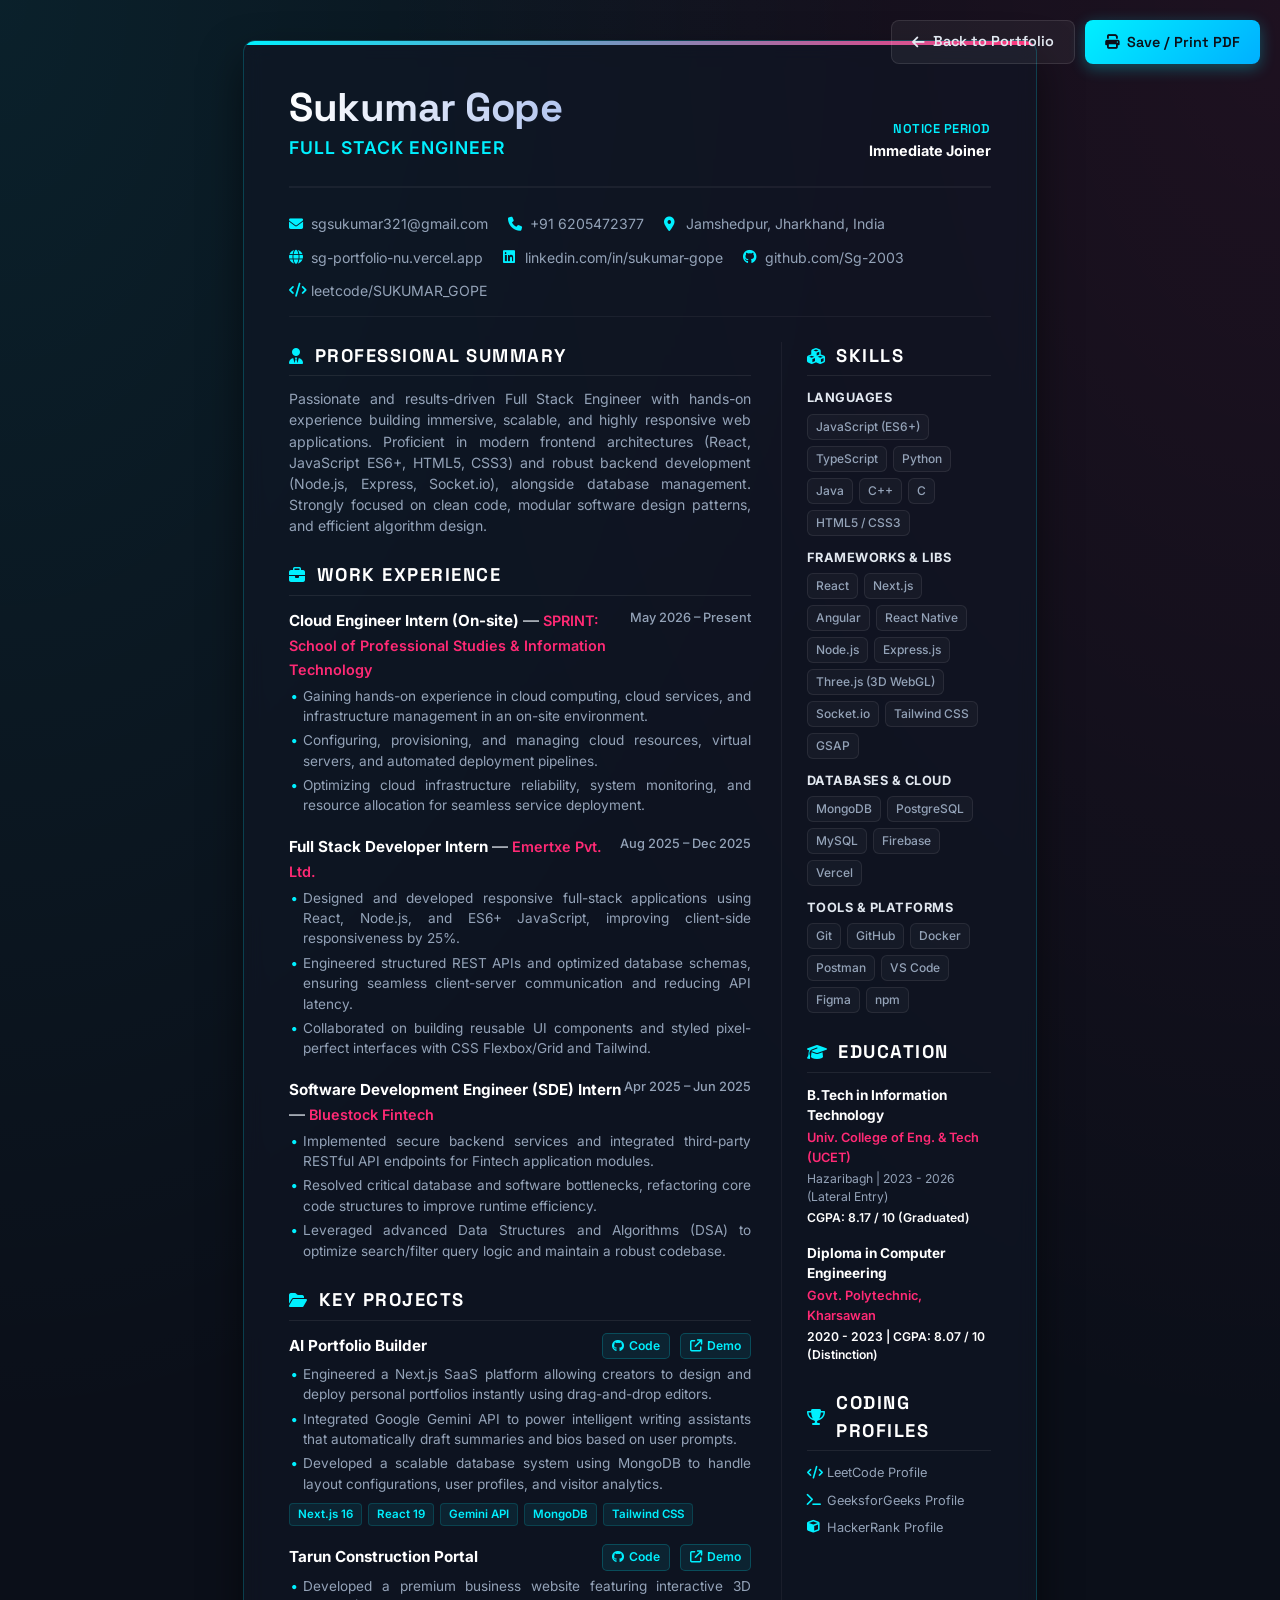
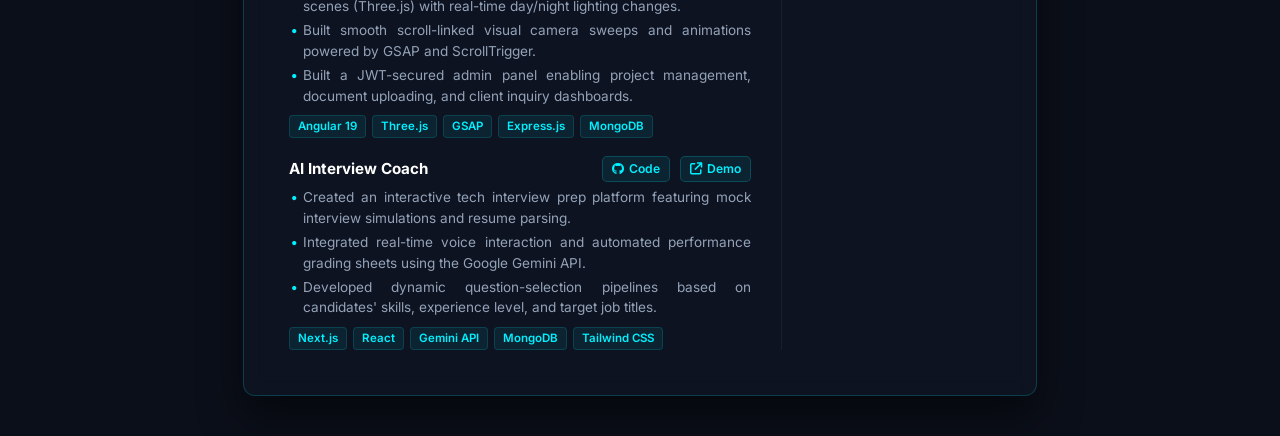
<file: resume.html>
<!DOCTYPE html>
<html lang="en">
<head>
    <meta charset="UTF-8">
    <meta name="viewport" content="width=device-width, initial-scale=1.0">
    <title>Sukumar Gope - Full Stack Engineer Resume</title>
    <meta name="description" content="Resume of Sukumar Gope - B.Tech IT & Full Stack Engineer. Optimized for print and ATS.">
    <!-- Favicon -->
    <link rel="icon" type="image/svg+xml" href="./img/favicon.svg">
    <!-- Fonts -->
    <link rel="preconnect" href="https://fonts.googleapis.com">
    <link rel="preconnect" href="https://fonts.gstatic.com" crossorigin>
    <link href="https://fonts.googleapis.com/css2?family=Inter:wght@300;400;500;600;700;800&family=Space+Grotesk:wght@400;500;600;700&display=swap" rel="stylesheet">
    <!-- Icons -->
    <link rel="stylesheet" href="https://cdnjs.cloudflare.com/ajax/libs/font-awesome/6.5.1/css/all.min.css">
    
    <style>
        :root {
            --bg-color: #0b0f19;
            --panel-bg: rgba(16, 22, 37, 0.6);
            --border-color: rgba(0, 240, 255, 0.2);
            --text-color: #e2e8f0;
            --text-muted: #94a3b8;
            --accent-cyan: #00f0ff;
            --accent-magenta: #ff2a75;
            --font-main: 'Inter', sans-serif;
            --font-heading: 'Space Grotesk', sans-serif;
        }

        /* Base Screen Styles */
        * {
            box-sizing: border-box;
            margin: 0;
            padding: 0;
        }
        
        body {
            font-family: var(--font-main);
            background-color: var(--bg-color);
            color: var(--text-color);
            line-height: 1.5;
            padding: 40px 20px;
            display: flex;
            justify-content: center;
            align-items: center;
            min-height: 100vh;
            background-image: 
                radial-gradient(at 0% 0%, rgba(0, 240, 255, 0.08) 0px, transparent 50%),
                radial-gradient(at 100% 0%, rgba(255, 42, 117, 0.08) 0px, transparent 50%);
        }

        .resume-container {
            width: 210mm;
            min-height: 297mm;
            background: var(--panel-bg);
            border: 1px solid var(--border-color);
            border-radius: 12px;
            padding: 45px;
            box-shadow: 0 20px 40px rgba(0, 0, 0, 0.5), inset 0 1px 0 rgba(255, 255, 255, 0.05);
            backdrop-filter: blur(10px);
            position: relative;
            overflow: hidden;
        }

        .resume-container::before {
            content: '';
            position: absolute;
            top: 0;
            left: 0;
            width: 100%;
            height: 4px;
            background: linear-gradient(90deg, var(--accent-cyan), var(--accent-magenta));
        }

        /* Action Buttons */
        .actions-panel {
            position: fixed;
            top: 20px;
            right: 20px;
            display: flex;
            gap: 10px;
            z-index: 100;
        }

        .btn {
            font-family: var(--font-heading);
            font-weight: 600;
            text-decoration: none;
            padding: 10px 20px;
            border-radius: 8px;
            font-size: 0.9rem;
            cursor: pointer;
            display: inline-flex;
            align-items: center;
            gap: 8px;
            transition: all 0.3s ease;
            border: none;
        }

        .btn-primary {
            background: linear-gradient(135deg, var(--accent-cyan), #00b0ff);
            color: #0b0f19;
            box-shadow: 0 4px 15px rgba(0, 240, 255, 0.3);
        }

        .btn-primary:hover {
            transform: translateY(-2px);
            box-shadow: 0 6px 20px rgba(0, 240, 255, 0.5);
        }

        .btn-secondary {
            background: rgba(255, 255, 255, 0.05);
            color: var(--text-color);
            border: 1px solid rgba(255, 255, 255, 0.1);
        }

        .btn-secondary:hover {
            background: rgba(255, 255, 255, 0.1);
            transform: translateY(-2px);
        }

        /* Layout Grid */
        .header {
            border-bottom: 2px solid rgba(255, 255, 255, 0.05);
            padding-bottom: 25px;
            margin-bottom: 25px;
            display: flex;
            justify-content: space-between;
            align-items: flex-end;
        }

        .header-left h1 {
            font-family: var(--font-heading);
            font-size: 2.5rem;
            font-weight: 700;
            letter-spacing: -0.5px;
            line-height: 1.1;
            margin-bottom: 5px;
            background: linear-gradient(90deg, #fff, #b4c6ef);
            -webkit-background-clip: text;
            -webkit-text-fill-color: transparent;
        }

        .header-left .title {
            font-size: 1.1rem;
            font-weight: 600;
            color: var(--accent-cyan);
            letter-spacing: 1px;
            text-transform: uppercase;
        }

        .header-right {
            text-align: right;
            font-size: 0.85rem;
            color: var(--text-muted);
        }

        .notice-title {
            font-weight: 600;
            color: var(--accent-cyan);
            font-family: var(--font-heading);
            text-transform: uppercase;
            font-size: 0.8rem;
            letter-spacing: 0.5px;
            margin-bottom: 2px;
        }

        .notice-value {
            font-size: 0.9rem;
            font-weight: 700;
            color: #ffffff;
        }

        .contact-grid {
            display: flex;
            flex-wrap: wrap;
            gap: 12px 20px;
            margin-bottom: 25px;
            font-size: 0.88rem;
            color: var(--text-muted);
            border-bottom: 1px solid rgba(255, 255, 255, 0.05);
            padding-bottom: 15px;
        }

        .contact-item {
            display: flex;
            align-items: center;
            gap: 8px;
        }

        .contact-item a {
            color: var(--text-muted);
            text-decoration: none;
            transition: color 0.2s;
        }

        .contact-item a:hover {
            color: var(--accent-cyan);
        }

        .contact-item i {
            color: var(--accent-cyan);
            width: 14px;
        }

        .columns {
            display: grid;
            grid-template-columns: 2.2fr 1fr;
            gap: 30px;
        }

        .column-main {
            display: flex;
            flex-direction: column;
            gap: 25px;
        }

        .column-side {
            display: flex;
            flex-direction: column;
            gap: 25px;
            border-left: 1px solid rgba(255, 255, 255, 0.05);
            padding-left: 25px;
        }

        /* Sections */
        .section {
            display: flex;
            flex-direction: column;
            gap: 12px;
        }

        .section-title {
            font-family: var(--font-heading);
            font-size: 1.15rem;
            font-weight: 700;
            text-transform: uppercase;
            letter-spacing: 1.5px;
            color: #ffffff;
            border-bottom: 1px solid rgba(255, 255, 255, 0.08);
            padding-bottom: 6px;
            display: flex;
            align-items: center;
            gap: 10px;
        }

        .section-title i {
            color: var(--accent-cyan);
            font-size: 1rem;
        }

        .summary-text {
            font-size: 0.88rem;
            color: var(--text-muted);
            text-align: justify;
        }

        /* Experience & Projects Card styling */
        .card-list {
            display: flex;
            flex-direction: column;
            gap: 18px;
        }

        .card {
            display: flex;
            flex-direction: column;
            gap: 5px;
        }

        .card-header {
            display: flex;
            justify-content: space-between;
            align-items: flex-start;
        }

        .card-role-title {
            font-size: 0.95rem;
            font-weight: 700;
            color: #ffffff;
        }

        .card-company-name {
            font-size: 0.9rem;
            font-weight: 600;
            color: var(--accent-magenta);
        }

        .card-duration {
            font-size: 0.8rem;
            color: var(--text-muted);
            font-weight: 500;
            white-space: nowrap;
        }

        .card-bullets {
            list-style: none;
            padding-left: 0;
            display: flex;
            flex-direction: column;
            gap: 4px;
        }

        .card-bullets li {
            font-size: 0.85rem;
            color: var(--text-muted);
            position: relative;
            padding-left: 14px;
            text-align: justify;
        }

        .card-bullets li::before {
            content: "•";
            position: absolute;
            left: 2px;
            color: var(--accent-cyan);
            font-weight: bold;
        }

        /* Projects Section specific */
        .project-tags {
            display: flex;
            flex-wrap: wrap;
            gap: 6px;
            margin-top: 4px;
        }

        .project-tag {
            font-size: 0.72rem;
            background: rgba(0, 240, 255, 0.08);
            border: 1px solid rgba(0, 240, 255, 0.15);
            color: var(--accent-cyan);
            padding: 2px 8px;
            border-radius: 4px;
            font-weight: 600;
        }

        .project-links {
            display: flex;
            align-items: center;
            gap: 10px;
        }

        .project-link-btn {
            display: inline-flex;
            align-items: center;
            gap: 5px;
            font-size: 0.76rem;
            font-weight: 600;
            color: var(--accent-cyan);
            text-decoration: none;
            padding: 3px 9px;
            background: rgba(0, 240, 255, 0.08);
            border: 1px solid rgba(0, 240, 255, 0.2);
            border-radius: 5px;
            transition: all 0.2s ease;
        }

        .project-link-btn:hover {
            background: rgba(0, 240, 255, 0.2);
            border-color: var(--accent-cyan);
            color: #ffffff;
            transform: translateY(-1px);
        }

        .coding-profile-link {
            color: var(--text-muted);
            text-decoration: none;
            transition: color 0.2s;
        }

        .coding-profile-link:hover {
            color: var(--accent-cyan);
        }

        /* Sidebar Elements */
        .skills-container {
            display: flex;
            flex-direction: column;
            gap: 12px;
        }

        .skill-category h4 {
            font-size: 0.8rem;
            font-weight: 700;
            text-transform: uppercase;
            color: var(--text-color);
            margin-bottom: 6px;
            letter-spacing: 0.5px;
        }

        .skill-list {
            display: flex;
            flex-wrap: wrap;
            gap: 6px;
        }

        .skill-bubble {
            font-size: 0.75rem;
            background: rgba(255, 255, 255, 0.03);
            border: 1px solid rgba(255, 255, 255, 0.08);
            color: var(--text-muted);
            padding: 3px 8px;
            border-radius: 6px;
            font-weight: 500;
        }

        .edu-item {
            display: flex;
            flex-direction: column;
            gap: 3px;
        }

        .edu-degree {
            font-size: 0.85rem;
            font-weight: 700;
            color: #ffffff;
        }

        .edu-school {
            font-size: 0.8rem;
            color: var(--accent-magenta);
            font-weight: 600;
        }

        .edu-detail {
            font-size: 0.76rem;
            color: var(--text-muted);
        }

        .edu-highlight {
            font-weight: 600;
            color: #ffffff;
        }

        /* Print Media Styles (Single Page A4 Optimization) */
        @media print {
            @page {
                size: A4 portrait;
                margin: 8mm 10mm;
            }

            * {
                -webkit-print-color-adjust: exact !important;
                print-color-adjust: exact !important;
                box-sizing: border-box !important;
            }

            :root {
                --text-color: #2D3748;
                --text-muted: #4A5568;
                --accent-cyan: #1A365D; /* Dark Navy for High Contrast */
                --accent-magenta: #7B341E; /* Rich Burgundy */
            }

            html, body {
                background: none !important;
                background-color: #ffffff !important;
                color: var(--text-color) !important;
                padding: 0 !important;
                margin: 0 !important;
                display: block !important;
                min-height: auto !important;
                font-size: 11px;
                line-height: 1.25;
            }

            .resume-container {
                width: 100% !important;
                min-height: auto !important;
                background: none !important;
                border: none !important;
                border-radius: 0 !important;
                padding: 0 !important;
                box-shadow: none !important;
                backdrop-filter: none !important;
                overflow: visible !important;
            }

            .resume-container::before,
            .actions-panel {
                display: none !important;
            }

            a, a * {
                color: #0055aa !important;
                text-decoration: underline !important;
                cursor: pointer !important;
            }

            .header {
                border-bottom: 1.5px solid #E2E8F0;
                padding-bottom: 8px;
                margin-bottom: 8px;
            }

            .header-left h1 {
                background: none;
                -webkit-text-fill-color: initial;
                color: #1A202C;
                font-size: 1.6rem;
                margin-bottom: 2px;
            }

            .header-left .title {
                color: var(--accent-cyan);
                font-size: 0.85rem;
            }

            .header-right {
                font-size: 0.75rem;
            }

            .notice-title {
                font-size: 0.7rem;
            }

            .notice-value {
                color: #1A202C;
                font-size: 0.8rem;
            }

            .contact-grid {
                display: block !important;
                border-bottom: 1px solid #E2E8F0;
                padding-bottom: 6px;
                margin-bottom: 10px;
            }

            .contact-item {
                display: inline-block !important;
                margin-right: 14px;
                margin-bottom: 4px;
                color: var(--text-color);
                font-size: 0.72rem;
            }

            .contact-item a {
                color: #0055aa !important;
                text-decoration: underline !important;
                font-weight: 500;
                display: inline !important;
            }

            .contact-item i {
                color: #4A5568;
                width: 12px;
            }

            .columns {
                display: table !important;
                width: 100% !important;
                table-layout: fixed !important;
            }

            .column-main {
                display: table-cell !important;
                width: 68% !important;
                vertical-align: top !important;
                padding-right: 15px !important;
            }

            .column-side {
                display: table-cell !important;
                width: 32% !important;
                vertical-align: top !important;
                border-left: 1px solid #E2E8F0 !important;
                padding-left: 15px !important;
            }

            .section {
                margin-bottom: 14px !important;
                display: flex !important;
                flex-direction: column !important;
                gap: 6px !important;
            }

            .section:last-child {
                margin-bottom: 0 !important;
            }

            .section-title {
                font-size: 0.88rem;
                color: #1A202C;
                border-bottom: 1px solid #CBD5E0;
                padding-bottom: 3px;
                margin-bottom: 6px;
                gap: 5px;
            }

            .section-title i {
                font-size: 0.78rem;
                color: var(--accent-cyan);
            }

            .summary-text {
                font-size: 0.72rem;
                color: var(--text-color);
                line-height: 1.3;
            }

            .card-list {
                display: flex !important;
                flex-direction: column !important;
                gap: 9px !important;
            }

            .card {
                margin-bottom: 8px !important;
            }

            .card:last-child {
                margin-bottom: 0 !important;
            }

            .card-header {
                display: flex !important;
                justify-content: space-between !important;
                align-items: center !important;
                margin-bottom: 2px;
            }

            .card-role-title {
                font-size: 0.8rem;
                color: #1A202C;
            }

            .card-company-name {
                font-size: 0.76rem;
                color: var(--accent-magenta);
            }

            .card-duration {
                font-size: 0.68rem;
                color: var(--text-muted);
            }

            .card-bullets {
                gap: 1px;
            }

            .card-bullets li {
                font-size: 0.7rem;
                color: var(--text-color);
                padding-left: 8px;
                line-height: 1.25;
            }

            .card-bullets li::before {
                color: var(--accent-cyan);
                left: 0;
            }

            .project-tags {
                gap: 4px;
                margin-top: 2px;
            }

            .project-tag {
                background: none;
                border: 1px solid #CBD5E0;
                color: var(--text-muted);
                padding: 0px 4px;
                font-size: 0.6rem;
            }

            .project-links {
                display: inline-flex !important;
                gap: 8px !important;
                align-items: center !important;
            }

            .project-link-btn {
                display: inline-flex !important;
                align-items: center !important;
                gap: 3px !important;
                color: #0055aa !important;
                text-decoration: underline !important;
                font-size: 0.68rem !important;
                font-weight: 600 !important;
                background: none !important;
                border: none !important;
                padding: 0 !important;
            }

            .project-link-btn i {
                font-size: 0.65rem !important;
                color: #0055aa !important;
            }

            .coding-profile-link {
                display: inline !important;
                color: #0055aa !important;
                text-decoration: underline !important;
            }

            .skills-container {
                gap: 8px;
            }

            .skill-category h4 {
                font-size: 0.68rem;
                color: #1A202C;
                margin-bottom: 2px;
            }

            .skill-list {
                gap: 4px;
            }

            .skill-bubble {
                background: none;
                border: 1px solid #E2E8F0;
                color: var(--text-color);
                padding: 1px 5px;
                font-size: 0.64rem;
            }

            .edu-item {
                gap: 1px;
            }

            .edu-degree {
                font-size: 0.74rem;
                color: #1A202C;
            }

            .edu-school {
                font-size: 0.7rem;
                color: var(--accent-magenta);
            }

            .edu-detail {
                font-size: 0.64rem;
                color: var(--text-muted);
            }

            .edu-highlight {
                color: #1A202C !important;
                font-weight: 600 !important;
            }
        }
    </style>
</head>
<body>

    <!-- Actions Panel (Hidden during Print) -->
    <div class="actions-panel">
        <a href="index.html" class="btn btn-secondary"><i class="fa-solid fa-arrow-left"></i> Back to Portfolio</a>
        <button onclick="window.print()" class="btn btn-primary"><i class="fa-solid fa-print"></i> Save / Print PDF</button>
    </div>

    <div class="resume-container">
        <!-- Header -->
        <header class="header">
            <div class="header-left">
                <h1>Sukumar Gope</h1>
                <div class="title">Full Stack Engineer</div>
            </div>
            <div class="header-right">
                <div class="notice-title">Notice Period</div>
                <div class="notice-value">Immediate Joiner</div>
            </div>
        </header>

        <!-- Contact Strip -->
        <div class="contact-grid">
            <div class="contact-item">
                <i class="fa-solid fa-envelope"></i>
                <a href="mailto:sgsukumar321@gmail.com">sgsukumar321@gmail.com</a>
            </div>
            <div class="contact-item">
                <i class="fa-solid fa-phone"></i>
                <a href="tel:+916205472377">+91 6205472377</a>
            </div>
            <div class="contact-item">
                <i class="fa-solid fa-location-dot"></i>
                <span>Jamshedpur, Jharkhand, India</span>
            </div>
            <div class="contact-item">
                <i class="fa-solid fa-globe"></i>
                <a href="https://sg-portfolio-nu.vercel.app" target="_blank" rel="noopener noreferrer">sg-portfolio-nu.vercel.app</a>
            </div>
            <div class="contact-item">
                <i class="fa-brands fa-linkedin"></i>
                <a href="https://www.linkedin.com/in/sukumar-gope-9b20a81b4/" target="_blank" rel="noopener noreferrer">linkedin.com/in/sukumar-gope</a>
            </div>
            <div class="contact-item">
                <i class="fa-brands fa-github"></i>
                <a href="https://github.com/Sg-2003" target="_blank" rel="noopener noreferrer">github.com/Sg-2003</a>
            </div>
            <div class="contact-item">
                <i class="fa-solid fa-code"></i>
                <a href="https://leetcode.com/u/SUKUMAR_GOPE/" target="_blank" rel="noopener noreferrer">leetcode/SUKUMAR_GOPE</a>
            </div>
        </div>

        <!-- Main Layout Columns -->
        <div class="columns">
            
            <!-- Left Column: Main Experience & Projects -->
            <div class="column-main">
                
                <!-- Summary -->
                <section class="section">
                    <h2 class="section-title"><i class="fa-solid fa-user-tie"></i> Professional Summary</h2>
                    <p class="summary-text">
                        Passionate and results-driven Full Stack Engineer with hands-on experience building immersive, scalable, and highly responsive web applications. Proficient in modern frontend architectures (React, JavaScript ES6+, HTML5, CSS3) and robust backend development (Node.js, Express, Socket.io), alongside database management. Strongly focused on clean code, modular software design patterns, and efficient algorithm design.
                    </p>
                </section>

                <!-- Experience -->
                <section class="section">
                    <h2 class="section-title"><i class="fa-solid fa-briefcase"></i> Work Experience</h2>
                    <div class="card-list">
                        
                        <!-- SPRINT -->
                        <div class="card">
                            <div class="card-header">
                                <div>
                                    <span class="card-role-title">Cloud Engineer Intern (On-site)</span> — 
                                    <span class="card-company-name">SPRINT: School of Professional Studies & Information Technology</span>
                                </div>
                                <span class="card-duration">May 2026 – Present</span>
                            </div>
                            <ul class="card-bullets">
                                <li>Gaining hands-on experience in cloud computing, cloud services, and infrastructure management in an on-site environment.</li>
                                <li>Configuring, provisioning, and managing cloud resources, virtual servers, and automated deployment pipelines.</li>
                                <li>Optimizing cloud infrastructure reliability, system monitoring, and resource allocation for seamless service deployment.</li>
                            </ul>
                        </div>

                        <!-- Emertxe -->
                        <div class="card">
                            <div class="card-header">
                                <div>
                                    <span class="card-role-title">Full Stack Developer Intern</span> — 
                                    <span class="card-company-name">Emertxe Pvt. Ltd.</span>
                                </div>
                                <span class="card-duration">Aug 2025 – Dec 2025</span>
                            </div>
                            <ul class="card-bullets">
                                <li>Designed and developed responsive full-stack applications using React, Node.js, and ES6+ JavaScript, improving client-side responsiveness by 25%.</li>
                                <li>Engineered structured REST APIs and optimized database schemas, ensuring seamless client-server communication and reducing API latency.</li>
                                <li>Collaborated on building reusable UI components and styled pixel-perfect interfaces with CSS Flexbox/Grid and Tailwind.</li>
                            </ul>
                        </div>

                        <!-- Bluestock -->
                        <div class="card">
                            <div class="card-header">
                                <div>
                                    <span class="card-role-title">Software Development Engineer (SDE) Intern</span> — 
                                    <span class="card-company-name">Bluestock Fintech</span>
                                </div>
                                <span class="card-duration">Apr 2025 – Jun 2025</span>
                            </div>
                            <ul class="card-bullets">
                                <li>Implemented secure backend services and integrated third-party RESTful API endpoints for Fintech application modules.</li>
                                <li>Resolved critical database and software bottlenecks, refactoring core code structures to improve runtime efficiency.</li>
                                <li>Leveraged advanced Data Structures and Algorithms (DSA) to optimize search/filter query logic and maintain a robust codebase.</li>
                            </ul>
                        </div>

                    </div>
                </section>

                <!-- Key Projects -->
                <section class="section">
                    <h2 class="section-title"><i class="fa-solid fa-folder-open"></i> Key Projects</h2>
                    <div class="card-list">
                        
                        <!-- AI Portfolio Builder -->
                        <div class="card">
                            <div class="card-header">
                                <div>
                                    <span class="card-role-title">AI Portfolio Builder</span>
                                </div>
                                <div class="project-links">
                                    <a href="https://github.com/Sg-2003/portfolio-builder" target="_blank" rel="noopener noreferrer" class="project-link-btn"><i class="fa-brands fa-github"></i> Code</a>
                                    <a href="https://portfolio-builder-ten-chi.vercel.app" target="_blank" rel="noopener noreferrer" class="project-link-btn"><i class="fa-solid fa-arrow-up-right-from-square"></i> Demo</a>
                                </div>
                            </div>
                            <ul class="card-bullets">
                                <li>Engineered a Next.js SaaS platform allowing creators to design and deploy personal portfolios instantly using drag-and-drop editors.</li>
                                <li>Integrated Google Gemini API to power intelligent writing assistants that automatically draft summaries and bios based on user prompts.</li>
                                <li>Developed a scalable database system using MongoDB to handle layout configurations, user profiles, and visitor analytics.</li>
                            </ul>
                            <div class="project-tags">
                                <span class="project-tag">Next.js 16</span>
                                <span class="project-tag">React 19</span>
                                <span class="project-tag">Gemini API</span>
                                <span class="project-tag">MongoDB</span>
                                <span class="project-tag">Tailwind CSS</span>
                            </div>
                        </div>

                        <!-- Tarun Construction -->
                        <div class="card">
                            <div class="card-header">
                                <div>
                                    <span class="card-role-title">Tarun Construction Portal</span>
                                </div>
                                <div class="project-links">
                                    <a href="https://github.com/Sg-2003/Tarun_Construction" target="_blank" rel="noopener noreferrer" class="project-link-btn"><i class="fa-brands fa-github"></i> Code</a>
                                    <a href="https://tarun-construction.vercel.app/" target="_blank" rel="noopener noreferrer" class="project-link-btn"><i class="fa-solid fa-arrow-up-right-from-square"></i> Demo</a>
                                </div>
                            </div>
                            <ul class="card-bullets">
                                <li>Developed a premium business website featuring interactive 3D scenes (Three.js) with real-time day/night lighting changes.</li>
                                <li>Built smooth scroll-linked visual camera sweeps and animations powered by GSAP and ScrollTrigger.</li>
                                <li>Built a JWT-secured admin panel enabling project management, document uploading, and client inquiry dashboards.</li>
                            </ul>
                            <div class="project-tags">
                                <span class="project-tag">Angular 19</span>
                                <span class="project-tag">Three.js</span>
                                <span class="project-tag">GSAP</span>
                                <span class="project-tag">Express.js</span>
                                <span class="project-tag">MongoDB</span>
                            </div>
                        </div>

                        <!-- AI Interview Coach -->
                        <div class="card">
                            <div class="card-header">
                                <div>
                                    <span class="card-role-title">AI Interview Coach</span>
                                </div>
                                <div class="project-links">
                                    <a href="https://github.com/Sg-2003/ai-interview-coach" target="_blank" rel="noopener noreferrer" class="project-link-btn"><i class="fa-brands fa-github"></i> Code</a>
                                    <a href="https://ai-interview-coach-rho-liard.vercel.app" target="_blank" rel="noopener noreferrer" class="project-link-btn"><i class="fa-solid fa-arrow-up-right-from-square"></i> Demo</a>
                                </div>
                            </div>
                            <ul class="card-bullets">
                                <li>Created an interactive tech interview prep platform featuring mock interview simulations and resume parsing.</li>
                                <li>Integrated real-time voice interaction and automated performance grading sheets using the Google Gemini API.</li>
                                <li>Developed dynamic question-selection pipelines based on candidates' skills, experience level, and target job titles.</li>
                            </ul>
                            <div class="project-tags">
                                <span class="project-tag">Next.js</span>
                                <span class="project-tag">React</span>
                                <span class="project-tag">Gemini API</span>
                                <span class="project-tag">MongoDB</span>
                                <span class="project-tag">Tailwind CSS</span>
                            </div>
                        </div>

                    </div>
                </section>

            </div>

            <!-- Right Column: Skills, Education & Links -->
            <div class="column-side">
                
                <!-- Skills -->
                <section class="section">
                    <h2 class="section-title"><i class="fa-solid fa-cubes"></i> Skills</h2>
                    <div class="skills-container">
                        
                        <div class="skill-category">
                            <h4>Languages</h4>
                            <div class="skill-list">
                                <span class="skill-bubble">JavaScript (ES6+)</span>
                                <span class="skill-bubble">TypeScript</span>
                                <span class="skill-bubble">Python</span>
                                <span class="skill-bubble">Java</span>
                                <span class="skill-bubble">C++</span>
                                <span class="skill-bubble">C</span>
                                <span class="skill-bubble">HTML5 / CSS3</span>
                            </div>
                        </div>

                        <div class="skill-category">
                            <h4>Frameworks & Libs</h4>
                            <div class="skill-list">
                                <span class="skill-bubble">React</span>
                                <span class="skill-bubble">Next.js</span>
                                <span class="skill-bubble">Angular</span>
                                <span class="skill-bubble">React Native</span>
                                <span class="skill-bubble">Node.js</span>
                                <span class="skill-bubble">Express.js</span>
                                <span class="skill-bubble">Three.js (3D WebGL)</span>
                                <span class="skill-bubble">Socket.io</span>
                                <span class="skill-bubble">Tailwind CSS</span>
                                <span class="skill-bubble">GSAP</span>
                            </div>
                        </div>

                        <div class="skill-category">
                            <h4>Databases & Cloud</h4>
                            <div class="skill-list">
                                <span class="skill-bubble">MongoDB</span>
                                <span class="skill-bubble">PostgreSQL</span>
                                <span class="skill-bubble">MySQL</span>
                                <span class="skill-bubble">Firebase</span>
                                <span class="skill-bubble">Vercel</span>
                            </div>
                        </div>

                        <div class="skill-category">
                            <h4>Tools & Platforms</h4>
                            <div class="skill-list">
                                <span class="skill-bubble">Git</span>
                                <span class="skill-bubble">GitHub</span>
                                <span class="skill-bubble">Docker</span>
                                <span class="skill-bubble">Postman</span>
                                <span class="skill-bubble">VS Code</span>
                                <span class="skill-bubble">Figma</span>
                                <span class="skill-bubble">npm</span>
                            </div>
                        </div>

                    </div>
                </section>

                <!-- Education -->
                <section class="section">
                    <h2 class="section-title"><i class="fa-solid fa-graduation-cap"></i> Education</h2>
                    <div style="display: flex; flex-direction: column; gap: 15px;">
                        
                        <div class="edu-item">
                            <h3 class="edu-degree">B.Tech in Information Technology</h3>
                            <span class="edu-school">Univ. College of Eng. & Tech (UCET)</span>
                            <span class="edu-detail">Hazaribagh | 2023 - 2026 (Lateral Entry)</span>
                            <span class="edu-detail edu-highlight">CGPA: 8.17 / 10 (Graduated)</span>
                        </div>

                        <div class="edu-item">
                            <h3 class="edu-degree">Diploma in Computer Engineering</h3>
                            <span class="edu-school">Govt. Polytechnic, Kharsawan</span>
                            <span class="edu-detail edu-highlight">2020 - 2023 | CGPA: 8.07 / 10 (Distinction)</span>
                        </div>

                    </div>
                </section>

                <!-- Coding Profiles / Additional -->
                <section class="section">
                    <h2 class="section-title"><i class="fa-solid fa-trophy"></i> Coding Profiles</h2>
                    <div style="display: flex; flex-direction: column; gap: 8px; font-size: 0.8rem; color: var(--text-muted);">
                        <div style="display: flex; align-items: center; gap: 6px;">
                            <i class="fa-solid fa-code" style="color: var(--accent-cyan); width: 14px;"></i>
                            <a href="https://leetcode.com/u/SUKUMAR_GOPE/" target="_blank" rel="noopener noreferrer" class="coding-profile-link">LeetCode Profile</a>
                        </div>
                        <div style="display: flex; align-items: center; gap: 6px;">
                            <i class="fa-solid fa-terminal" style="color: var(--accent-cyan); width: 14px;"></i>
                            <a href="https://www.geeksforgeeks.org/profile/sukumar_gope" target="_blank" rel="noopener noreferrer" class="coding-profile-link">GeeksforGeeks Profile</a>
                        </div>
                        <div style="display: flex; align-items: center; gap: 6px;">
                            <i class="fa-solid fa-cube" style="color: var(--accent-cyan); width: 14px;"></i>
                            <a href="https://www.hackerrank.com/profile/sgsukumar321" target="_blank" rel="noopener noreferrer" class="coding-profile-link">HackerRank Profile</a>
                        </div>
                    </div>
                </section>

            </div>

</body>
</html>
</file>
